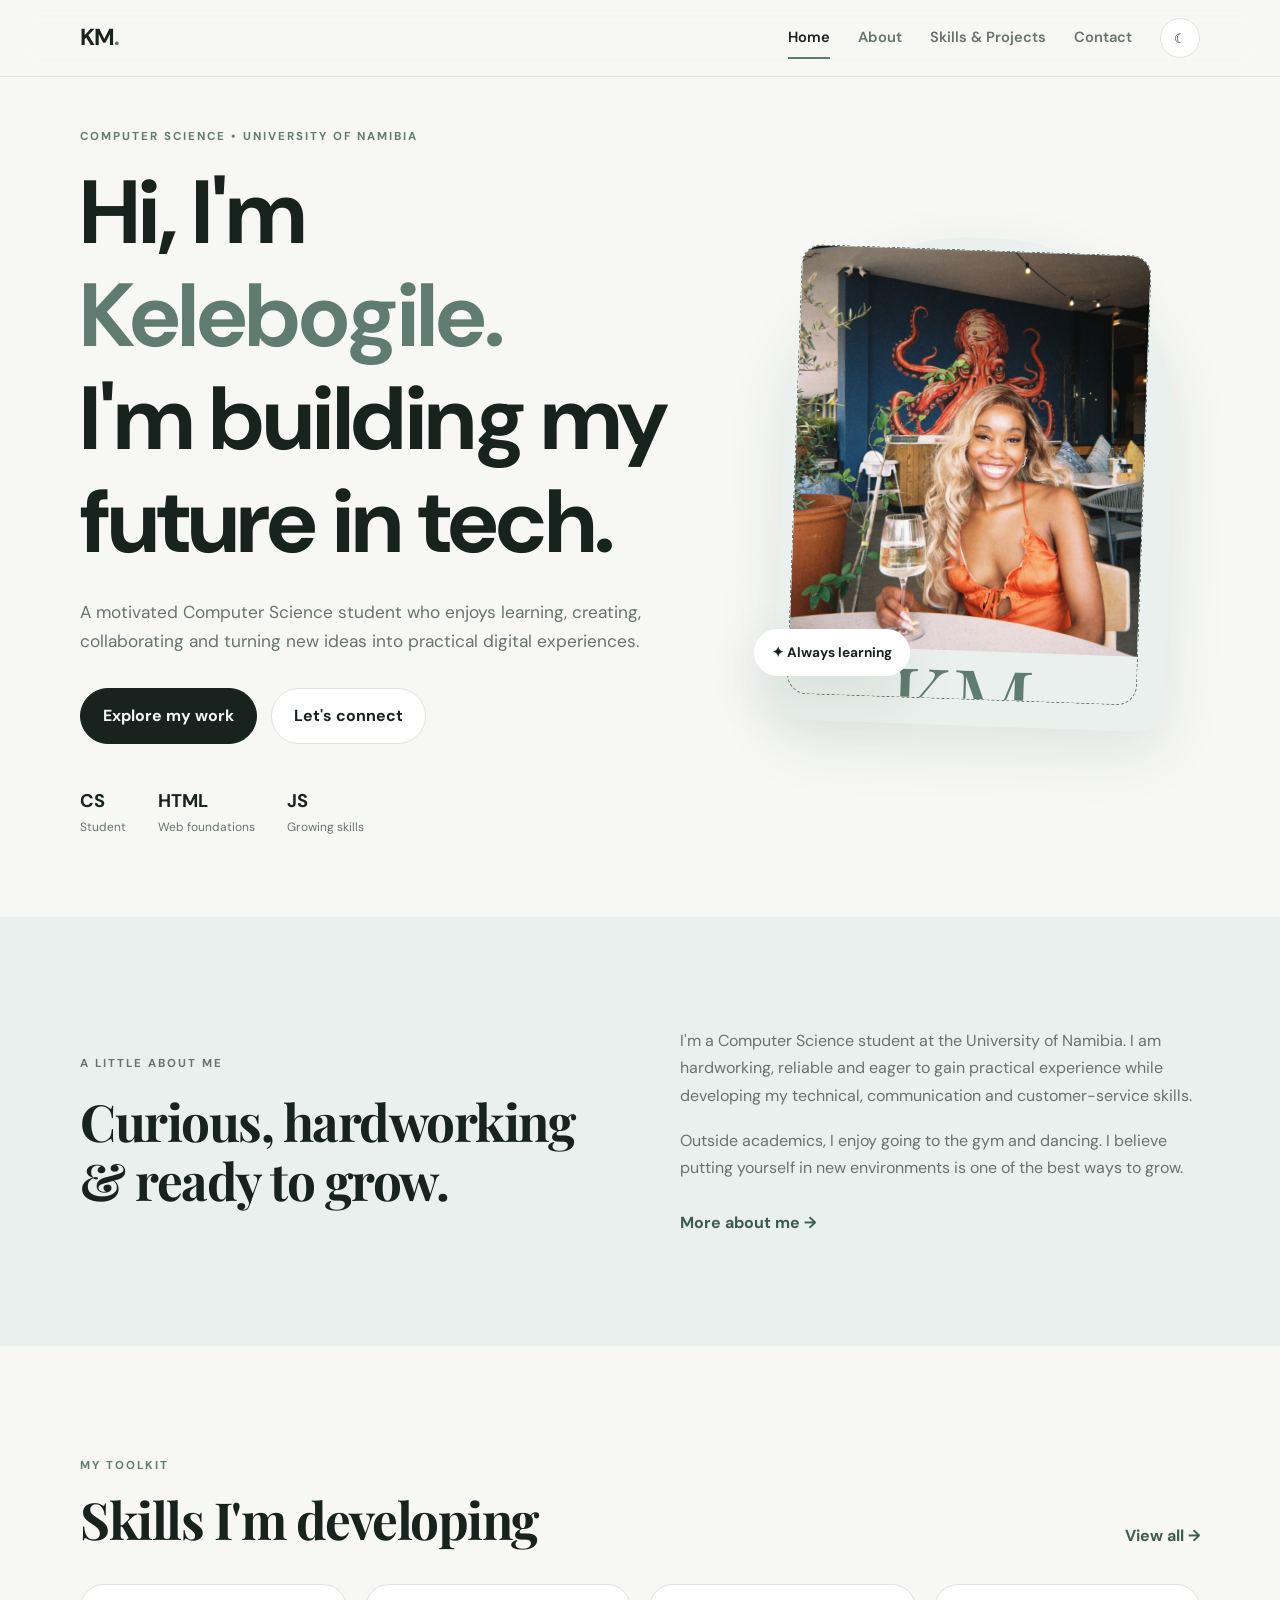
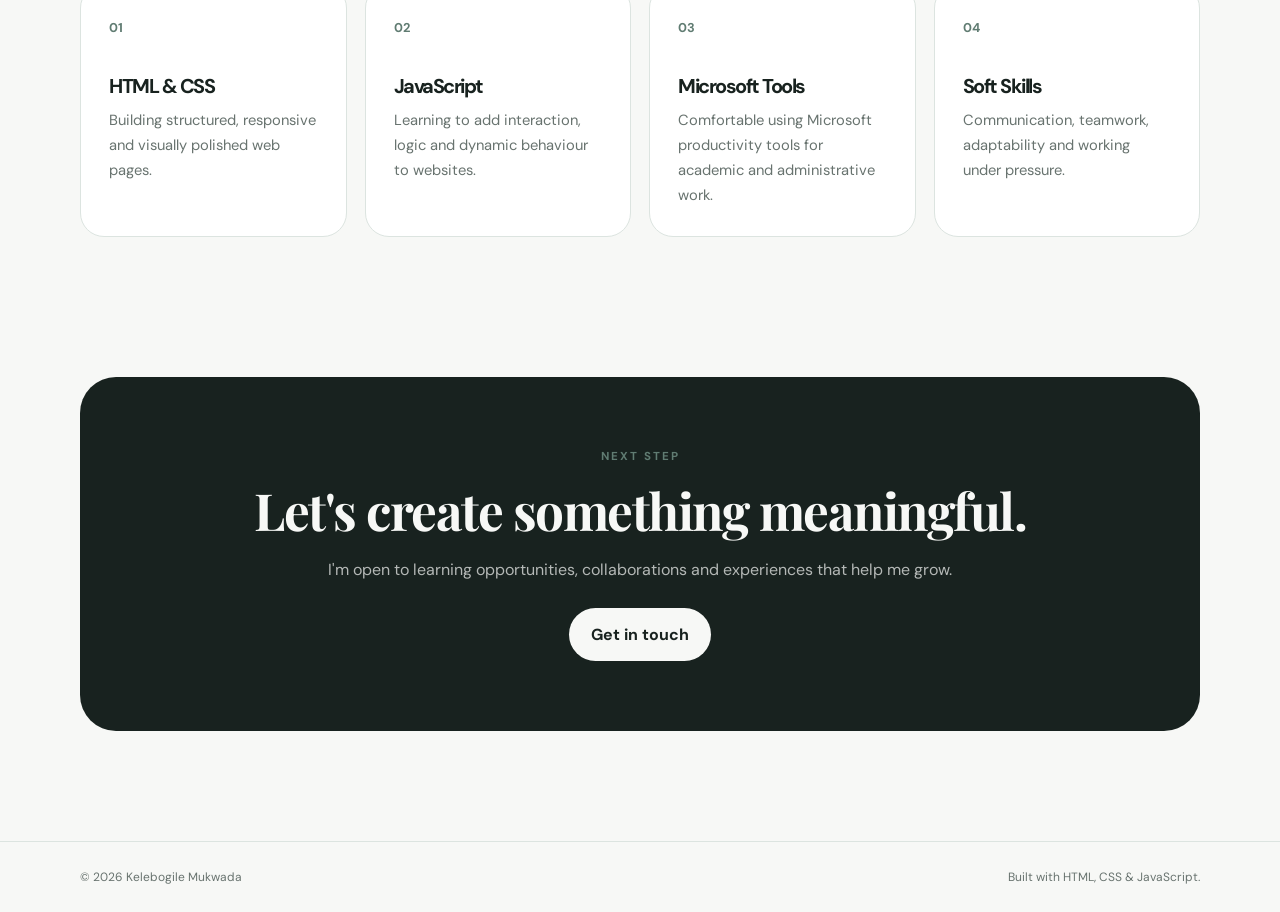
<file: Keles Portfolio website/index.html>
<!DOCTYPE html>
<html lang="en">
<head>
  <meta charset="UTF-8">
  <meta name="viewport" content="width=device-width, initial-scale=1.0">
  <meta name="author" content="Kelebogile Mukwada">
  <meta name="description" content="Kelebogile Mukwada's modern portfolio website.">
  <title>Kelebogile Mukwada | Portfolio</title>
  <link rel="stylesheet" href="style.css">
  <script src="script.js" defer></script>
</head>
<body>
  <header class="site-header">
    <nav class="navbar container" aria-label="Main navigation">
      <a class="logo" href="index.html">KM<span>.</span></a>
      <button class="menu-toggle" aria-label="Open navigation" aria-expanded="false">☰</button>
      <div class="nav-links">
        <a class="active" href="index.html">Home</a>
        <a href="about.html">About</a>
        <a href="projects.html">Skills & Projects</a>
        <a href="contact.html">Contact</a>
        <button class="theme-toggle" type="button" aria-label="Toggle dark mode">☾</button>
      </div>
    </nav>
  </header>

  <main>
    <section class="hero container">
      <div class="hero-content reveal">
        <p class="eyebrow">COMPUTER SCIENCE • UNIVERSITY OF NAMIBIA</p>
        <h1>Hi, I'm <span>Kelebogile.</span><br>I'm building my future in tech.</h1>
        <p class="hero-text">
          A motivated Computer Science student who enjoys learning, creating,
          collaborating and turning new ideas into practical digital experiences.
        </p>
        <div class="hero-actions">
          <a class="btn primary" href="projects.html">Explore my work</a>
          <a class="btn secondary" href="contact.html">Let's connect</a>
        </div>
        <div class="quick-stats">
          <div><strong>CS</strong><span>Student</span></div>
          <div><strong>HTML</strong><span>Web foundations</span></div>
          <div><strong>JS</strong><span>Growing skills</span></div>
        </div>
      </div>

      <div class="hero-visual reveal">
        <div class="photo-card">
          <div class="photo-placeholder">
            <img src="Kele-orange-dress.jpeg" alt="Kelebogile">
            <span>KM</span>
          </div>
        </div>
        <div class="floating-card">✦ Always learning</div>
      </div>
    </section>

    <section class="section soft">
      <div class="container two-column">
        <div class="reveal">
          <p class="eyebrow">A LITTLE ABOUT ME</p>
          <h2>Curious, hardworking & ready to grow.</h2>
        </div>
        <div class="reveal">
          <p>
            I'm a Computer Science student at the University of Namibia.
            I am hardworking, reliable and eager to gain practical experience
            while developing my technical, communication and customer-service skills.
          </p>
          <p>
            Outside academics, I enjoy going to the gym and dancing. I believe
            putting yourself in new environments is one of the best ways to grow.
          </p>
          <a class="text-link" href="about.html">More about me →</a>
        </div>
      </div>
    </section>

    <section class="section container">
      <div class="section-heading reveal">
        <div>
          <p class="eyebrow">MY TOOLKIT</p>
          <h2>Skills I'm developing</h2>
        </div>
        <a class="text-link" href="projects.html">View all →</a>
      </div>
      <div class="skill-grid">
        <article class="skill-card reveal"><span>01</span><h3>HTML & CSS</h3><p>Building structured, responsive and visually polished web pages.</p></article>
        <article class="skill-card reveal"><span>02</span><h3>JavaScript</h3><p>Learning to add interaction, logic and dynamic behaviour to websites.</p></article>
        <article class="skill-card reveal"><span>03</span><h3>Microsoft Tools</h3><p>Comfortable using Microsoft productivity tools for academic and administrative work.</p></article>
        <article class="skill-card reveal"><span>04</span><h3>Soft Skills</h3><p>Communication, teamwork, adaptability and working under pressure.</p></article>
      </div>
    </section>

    <section class="cta container reveal">
      <p class="eyebrow">NEXT STEP</p>
      <h2>Let's create something meaningful.</h2>
      <p>I'm open to learning opportunities, collaborations and experiences that help me grow.</p>
      <a class="btn primary" href="contact.html">Get in touch</a>
    </section>
  </main>

  <footer class="footer">
    <div class="container footer-inner">
      <p>© <span id="year"></span> Kelebogile Mukwada</p>
      <p>Built with HTML, CSS & JavaScript.</p>
    </div>
  </footer>
</body>
</html>
</file>
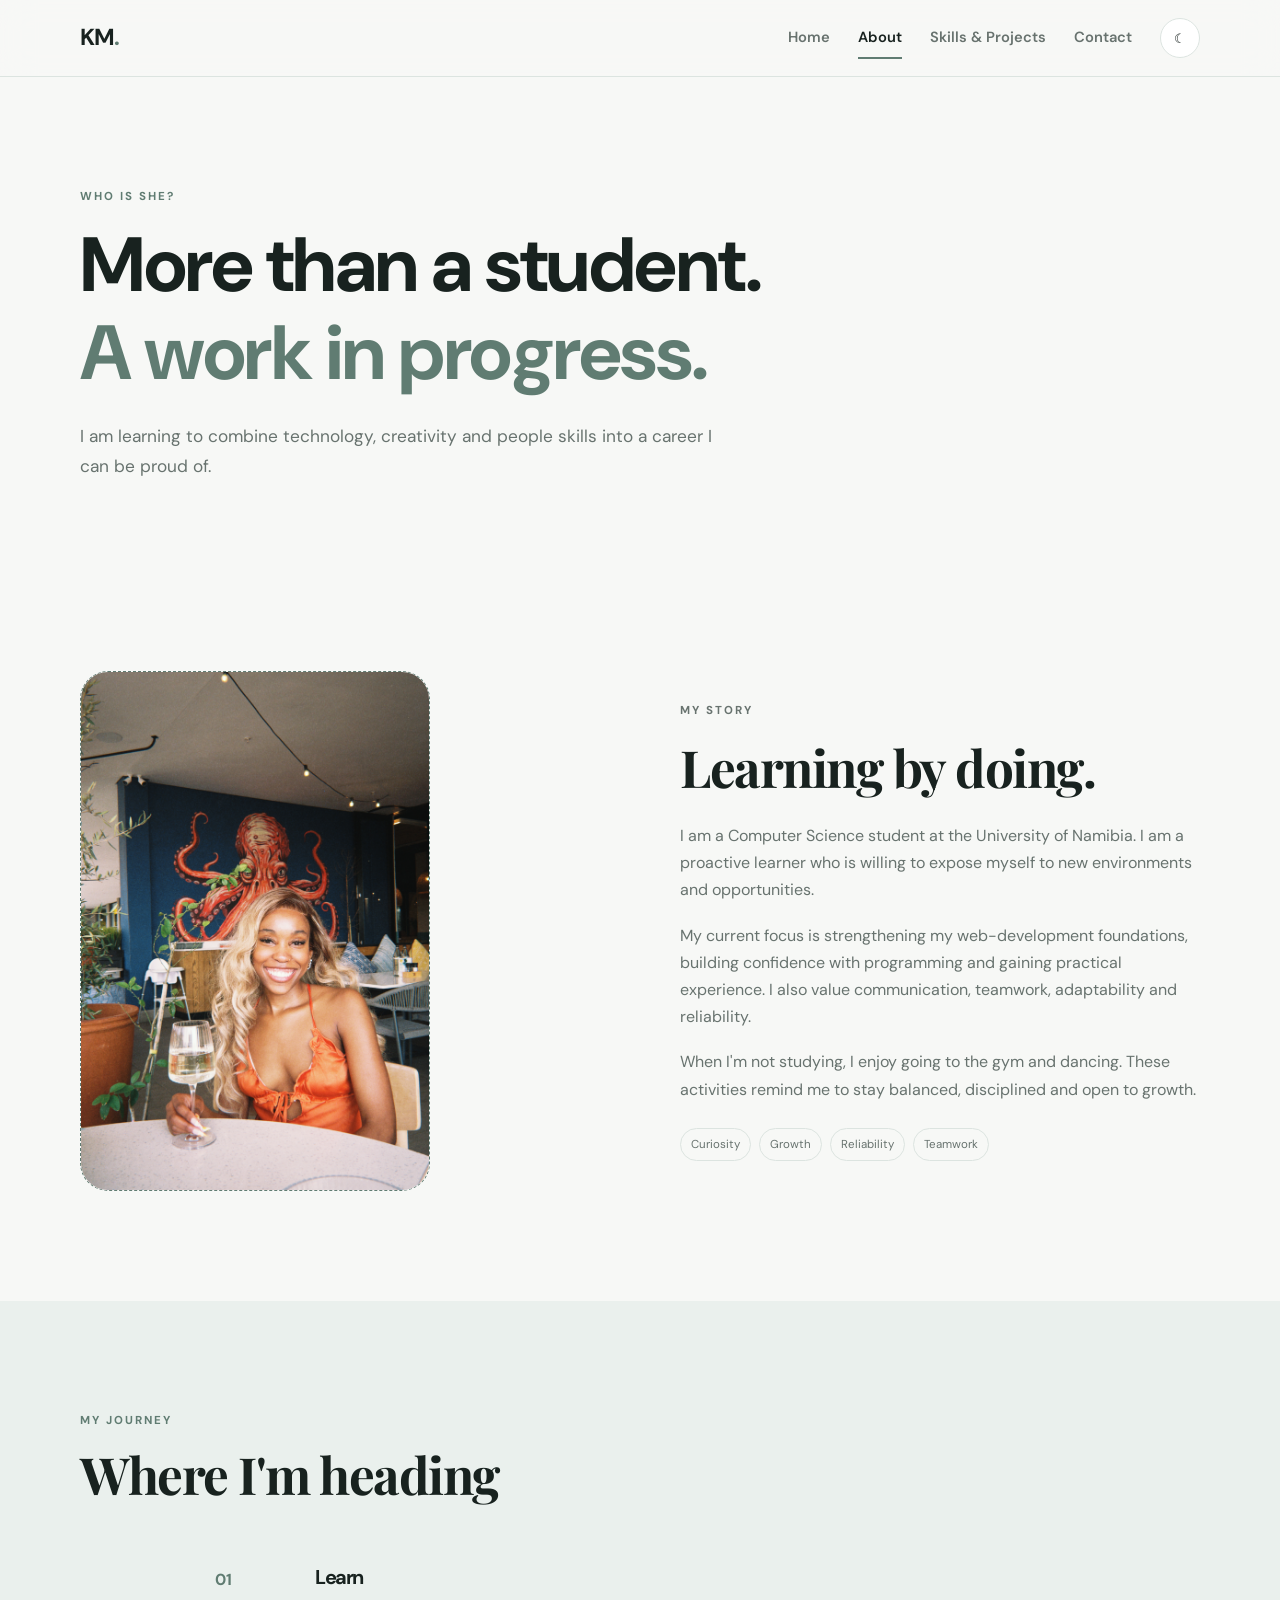
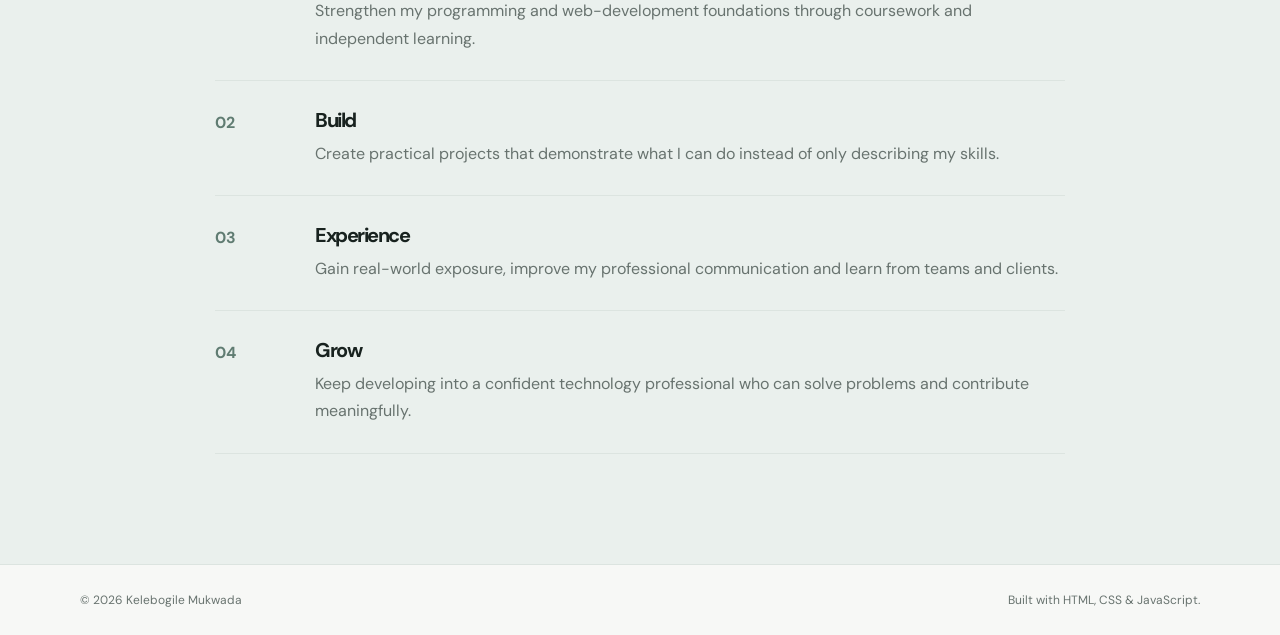
<file: Keles Portfolio website/about.html>
<!DOCTYPE html>
<html lang="en">
<head>
  <meta charset="UTF-8">
  <meta name="viewport" content="width=device-width, initial-scale=1.0">
  <title>About | Kelebogile Mukwada</title>
  <link rel="stylesheet" href="style.css">
  <script src="script.js" defer></script>
</head>
<body>
  <header class="site-header">
    <nav class="navbar container">
      <a class="logo" href="index.html">KM<span>.</span></a>
      <button class="menu-toggle" aria-label="Open navigation" aria-expanded="false">☰</button>
      <div class="nav-links">
        <a href="index.html">Home</a><a class="active" href="about.html">About</a>
        <a href="projects.html">Skills & Projects</a><a href="contact.html">Contact</a>
        <button class="theme-toggle" type="button" aria-label="Toggle dark mode">☾</button>
      </div>
    </nav>
  </header>

  <main>
    <section class="page-hero container reveal">
      <p class="eyebrow">WHO IS SHE?</p>
      <h1>More than a student.<br><span>A work in progress.</span></h1>
      <p>I am learning to combine technology, creativity and people skills into a career I can be proud of.</p>
    </section>

    <section class="section container two-column">
      <div class="about-image reveal">
        <div class="photo-placeholder tall">
         <img src="Kele-orange-dress.jpeg" alt="Kelebogile">
         </div>
      </div>
      <div class="about-copy reveal">
        <p class="eyebrow">MY STORY</p>
        <h2>Learning by doing.</h2>
        <p>
          I am a Computer Science student at the University of Namibia. I am a
          proactive learner who is willing to expose myself to new environments
          and opportunities.
        </p>
        <p>
          My current focus is strengthening my web-development foundations,
          building confidence with programming and gaining practical experience.
          I also value communication, teamwork, adaptability and reliability.
        </p>
        <p>
          When I'm not studying, I enjoy going to the gym and dancing. These
          activities remind me to stay balanced, disciplined and open to growth.
        </p>
        <div class="values">
          <span>Curiosity</span><span>Growth</span><span>Reliability</span><span>Teamwork</span>
        </div>
      </div>
    </section>

    <section class="section soft">
      <div class="container">
        <div class="section-heading reveal"><div><p class="eyebrow">MY JOURNEY</p><h2>Where I'm heading</h2></div></div>
        <div class="timeline">
          <div class="timeline-item reveal"><span>01</span><div><h3>Learn</h3><p>Strengthen my programming and web-development foundations through coursework and independent learning.</p></div></div>
          <div class="timeline-item reveal"><span>02</span><div><h3>Build</h3><p>Create practical projects that demonstrate what I can do instead of only describing my skills.</p></div></div>
          <div class="timeline-item reveal"><span>03</span><div><h3>Experience</h3><p>Gain real-world exposure, improve my professional communication and learn from teams and clients.</p></div></div>
          <div class="timeline-item reveal"><span>04</span><div><h3>Grow</h3><p>Keep developing into a confident technology professional who can solve problems and contribute meaningfully.</p></div></div>
        </div>
      </div>
    </section>
  </main>

  <footer class="footer"><div class="container footer-inner"><p>© <span id="year"></span> Kelebogile Mukwada</p><p>Built with HTML, CSS & JavaScript.</p></div></footer>
</body>
</html>
</file>
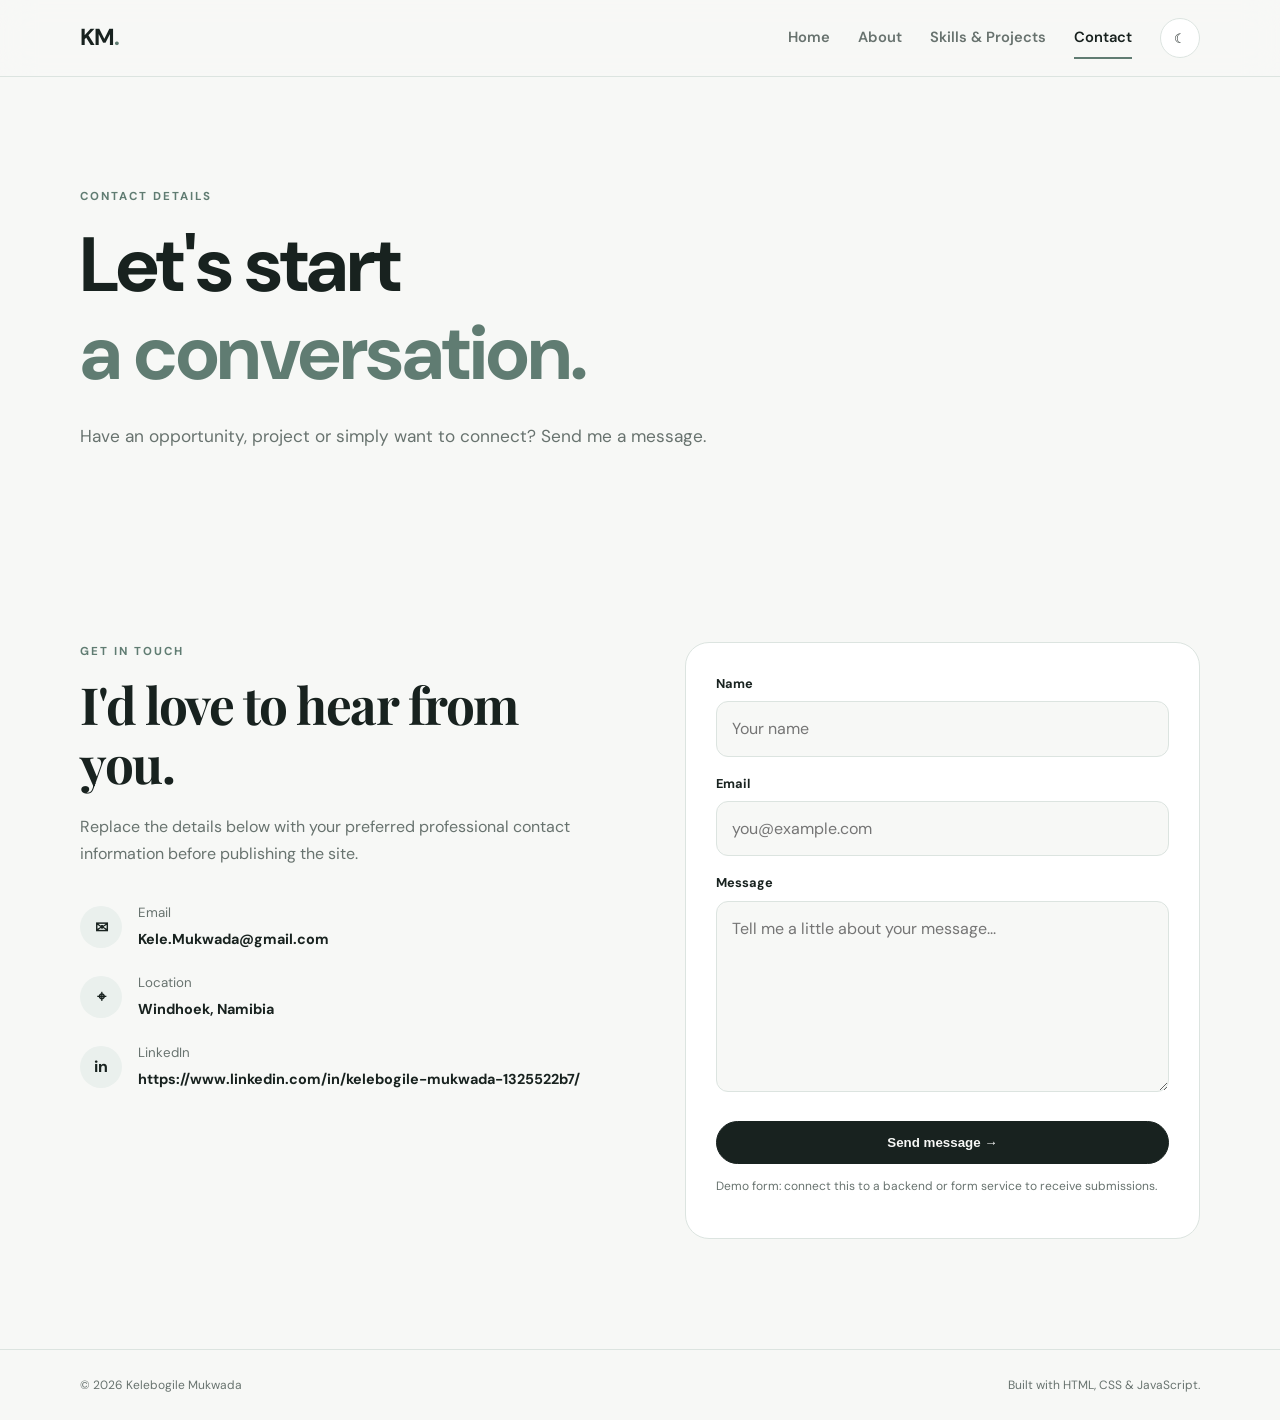
<file: Keles Portfolio website/contact.html>
<!DOCTYPE html>
<html lang="en">
<head>
  <meta charset="UTF-8">
  <meta name="viewport" content="width=device-width, initial-scale=1.0">
  <title>Contact | Kelebogile Mukwada</title>
  <link rel="stylesheet" href="style.css">
  <script src="script.js" defer></script>
</head>
<body>
  <header class="site-header">
    <nav class="navbar container">
      <a class="logo" href="index.html">KM<span>.</span></a>
      <button class="menu-toggle" aria-label="Open navigation" aria-expanded="false">☰</button>
      <div class="nav-links">
        <a href="index.html">Home</a><a href="about.html">About</a>
        <a href="projects.html">Skills & Projects</a><a class="active" href="contact.html">Contact</a>
        <button class="theme-toggle" type="button" aria-label="Toggle dark mode">☾</button>
      </div>
    </nav>
  </header>

  <main>
    <section class="page-hero container reveal">
      <p class="eyebrow">CONTACT DETAILS</p>
      <h1>Let's start<br><span>a conversation.</span></h1>
      <p>Have an opportunity, project or simply want to connect? Send me a message.</p>
    </section>

    <section class="section container contact-layout">
      <div class="contact-info reveal">
        <p class="eyebrow">GET IN TOUCH</p>
        <h2>I'd love to hear from you.</h2>
        <p>Replace the details below with your preferred professional contact information before publishing the site.</p>
        <div class="contact-items">
          <div><span>✉</span><div><small>Email</small><strong>Kele.Mukwada@gmail.com</strong></div></div>
          <div><span>⌖</span><div><small>Location</small><strong>Windhoek, Namibia</strong></div></div>
          <div><span>in</span><div><small>LinkedIn</small><strong>https://www.linkedin.com/in/kelebogile-mukwada-1325522b7/</strong></div></div>
        </div>
      </div>

      <form class="contact-form reveal" id="contactForm">
        <label for="name">Name</label><input id="name" name="name" type="text" placeholder="Your name" required>
        <label for="email">Email</label><input id="email" name="email" type="email" placeholder="you@example.com" required>
        <label for="message">Message</label><textarea id="message" name="message" rows="6" placeholder="Tell me a little about your message..." required></textarea>
        <button class="btn primary" type="submit">Send message →</button>
        <p class="form-note">Demo form: connect this to a backend or form service to receive submissions.</p>
        <p class="form-status" id="formStatus" aria-live="polite"></p>
      </form>
    </section>
  </main>

  <footer class="footer"><div class="container footer-inner"><p>© <span id="year"></span> Kelebogile Mukwada</p><p>Built with HTML, CSS & JavaScript.</p></div></footer>
</body>
</html>
</file>
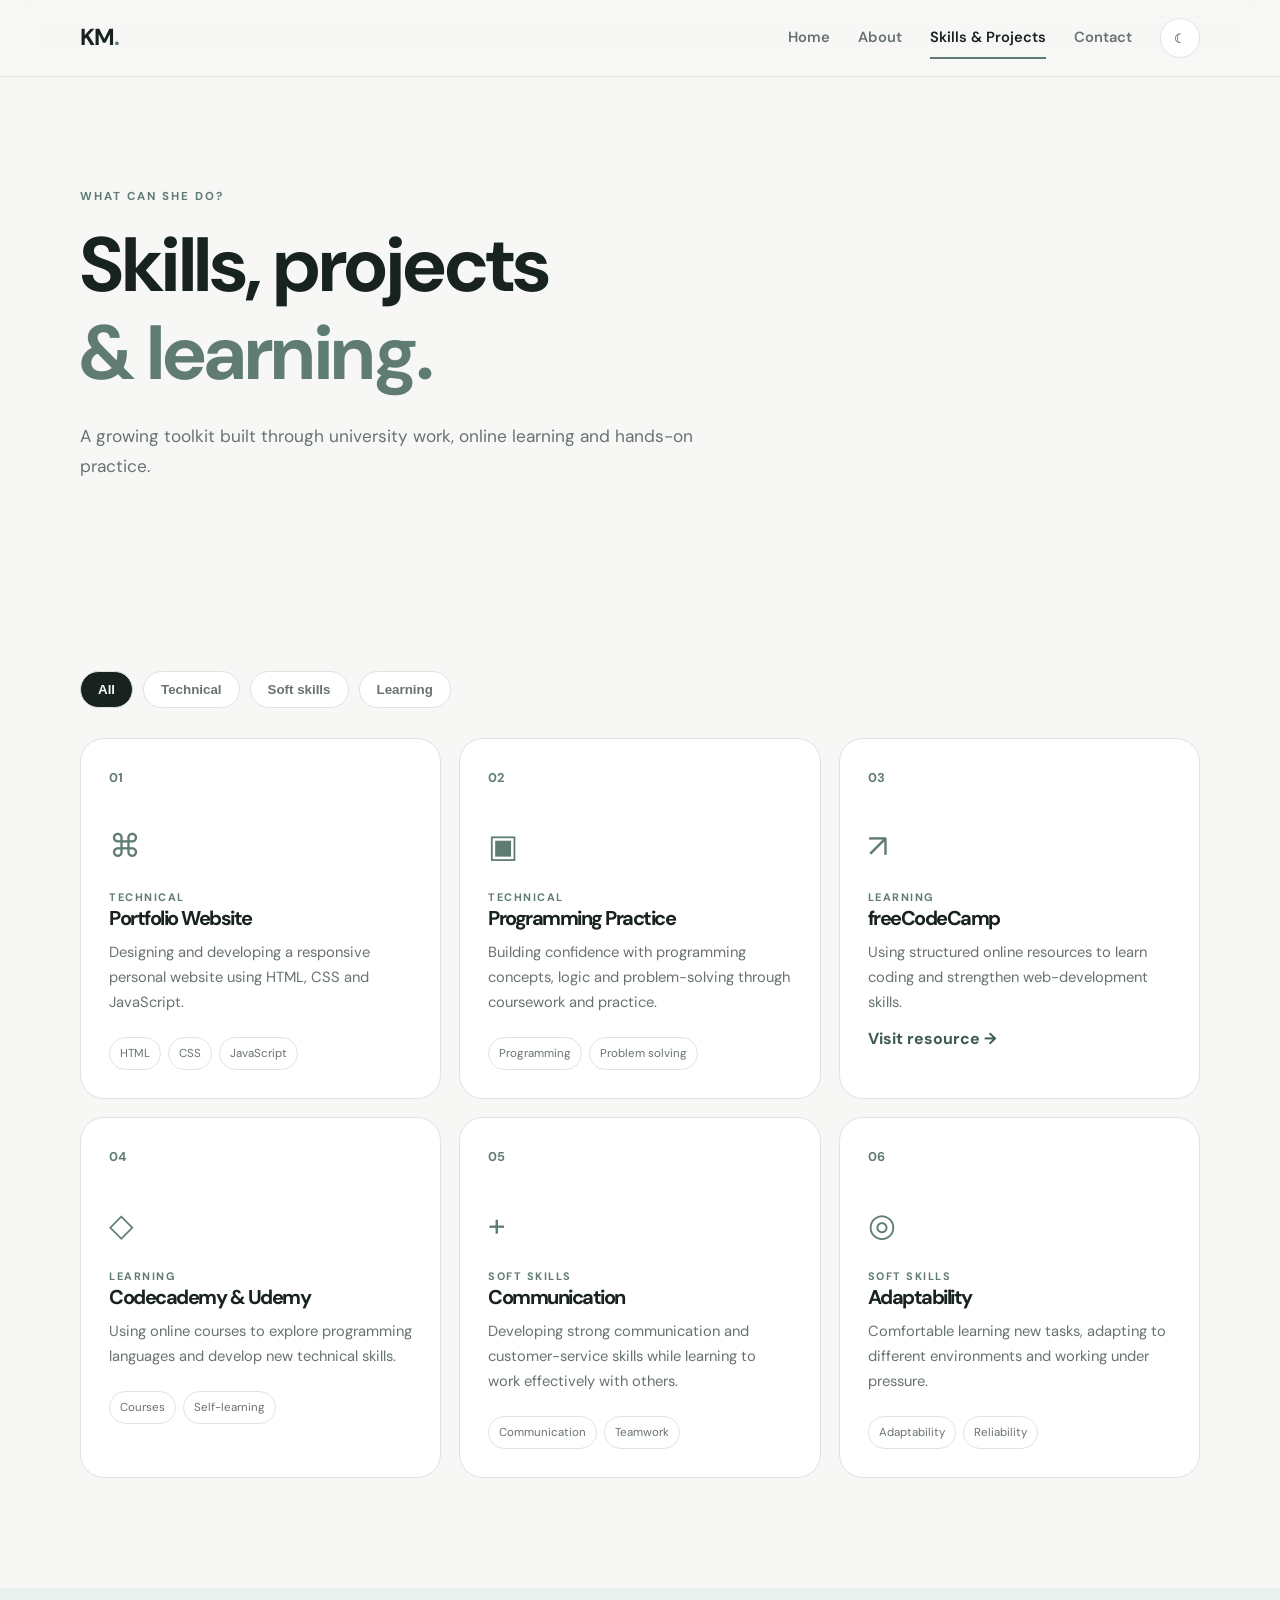
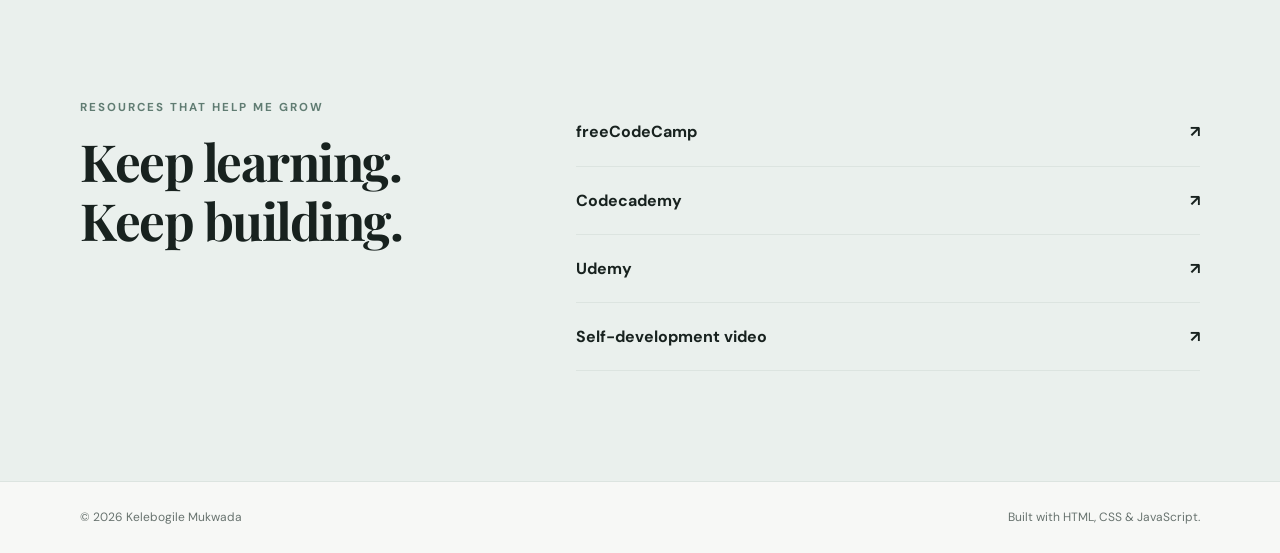
<file: Keles Portfolio website/projects.html>
<!DOCTYPE html>
<html lang="en">
<head>
  <meta charset="UTF-8">
  <meta name="viewport" content="width=device-width, initial-scale=1.0">
  <title>Skills & Projects | Kelebogile Mukwada</title>
  <link rel="stylesheet" href="style.css">
  <script src="script.js" defer></script>
</head>
<body>
  <header class="site-header">
    <nav class="navbar container">
      <a class="logo" href="index.html">KM<span>.</span></a>
      <button class="menu-toggle" aria-label="Open navigation" aria-expanded="false">☰</button>
      <div class="nav-links">
        <a href="index.html">Home</a><a href="about.html">About</a>
        <a class="active" href="projects.html">Skills & Projects</a><a href="contact.html">Contact</a>
        <button class="theme-toggle" type="button" aria-label="Toggle dark mode">☾</button>
      </div>
    </nav>
  </header>

  <main>
    <section class="page-hero container reveal">
      <p class="eyebrow">WHAT CAN SHE DO?</p>
      <h1>Skills, projects<br><span>& learning.</span></h1>
      <p>A growing toolkit built through university work, online learning and hands-on practice.</p>
    </section>

    <section class="section container">
      <div class="filter-bar reveal">
        <button class="filter active" data-filter="all">All</button>
        <button class="filter" data-filter="technical">Technical</button>
        <button class="filter" data-filter="soft">Soft skills</button>
        <button class="filter" data-filter="learning">Learning</button>
      </div>

      <div class="project-grid" id="projectGrid">
        <article class="project-card reveal" data-category="technical">
          <div class="project-number">01</div><div class="project-icon">⌘</div>
          <p class="card-label">TECHNICAL</p><h3>Portfolio Website</h3>
          <p>Designing and developing a responsive personal website using HTML, CSS and JavaScript.</p>
          <div class="tags"><span>HTML</span><span>CSS</span><span>JavaScript</span></div>
        </article>
        <article class="project-card reveal" data-category="technical">
          <div class="project-number">02</div><div class="project-icon">▣</div>
          <p class="card-label">TECHNICAL</p><h3>Programming Practice</h3>
          <p>Building confidence with programming concepts, logic and problem-solving through coursework and practice.</p>
          <div class="tags"><span>Programming</span><span>Problem solving</span></div>
        </article>
        <article class="project-card reveal" data-category="learning">
          <div class="project-number">03</div><div class="project-icon">↗</div>
          <p class="card-label">LEARNING</p><h3>freeCodeCamp</h3>
          <p>Using structured online resources to learn coding and strengthen web-development skills.</p>
          <a href="https://www.youtube.com/@freecodecamp" target="_blank" rel="noopener" class="text-link">Visit resource →</a>
        </article>
        <article class="project-card reveal" data-category="learning">
          <div class="project-number">04</div><div class="project-icon">◇</div>
          <p class="card-label">LEARNING</p><h3>Codecademy & Udemy</h3>
          <p>Using online courses to explore programming languages and develop new technical skills.</p>
          <div class="tags"><span>Courses</span><span>Self-learning</span></div>
        </article>
        <article class="project-card reveal" data-category="soft">
          <div class="project-number">05</div><div class="project-icon">+</div>
          <p class="card-label">SOFT SKILLS</p><h3>Communication</h3>
          <p>Developing strong communication and customer-service skills while learning to work effectively with others.</p>
          <div class="tags"><span>Communication</span><span>Teamwork</span></div>
        </article>
        <article class="project-card reveal" data-category="soft">
          <div class="project-number">06</div><div class="project-icon">◎</div>
          <p class="card-label">SOFT SKILLS</p><h3>Adaptability</h3>
          <p>Comfortable learning new tasks, adapting to different environments and working under pressure.</p>
          <div class="tags"><span>Adaptability</span><span>Reliability</span></div>
        </article>
      </div>
    </section>

    <section class="section soft">
      <div class="container resource-section">
        <div class="reveal"><p class="eyebrow">RESOURCES THAT HELP ME GROW</p><h2>Keep learning.<br>Keep building.</h2></div>
        <div class="resource-list reveal">
          <a href="https://www.youtube.com/@freecodecamp" target="_blank" rel="noopener"><span>freeCodeCamp</span><b>↗</b></a>
          <a href="https://www.codecademy.com/" target="_blank" rel="noopener"><span>Codecademy</span><b>↗</b></a>
          <a href="https://www.udemy.com/" target="_blank" rel="noopener"><span>Udemy</span><b>↗</b></a>
          <a href="https://www.youtube.com/watch?v=YSs41NsYYwE" target="_blank" rel="noopener"><span>Self-development video</span><b>↗</b></a>
        </div>
      </div>
    </section>
  </main>

  <footer class="footer"><div class="container footer-inner"><p>© <span id="year"></span> Kelebogile Mukwada</p><p>Built with HTML, CSS & JavaScript.</p></div></footer>
</body>
</html>
</file>
<file: Keles Portfolio website/style.css>
@import url('https://fonts.googleapis.com/css2?family=DM+Sans:wght@400;500;600;700&family=Playfair+Display:wght@600;700&display=swap');

:root{
  --bg:#f7f8f6;--surface:#ffffff;--soft:#eaf0ed;--text:#18221f;--muted:#68736f;
  --accent:#607c72;--accent-dark:#3e5b51;--line:#dce4e0;--shadow:0 20px 60px rgba(28,48,42,.10);
  --radius:24px;--max:1120px;
}

body.dark{ 
  --bg:#111614;--surface:#19201d;--soft:#202a26;--text:#edf3ef;--muted:#aab7b1;--accent:#91b1a5;--accent-dark:#b3cabe;--line:#303b36;--shadow:0 20px 60px rgba(0,0,0,.28)
}

*{box-sizing:border-box;margin:0;padding:0}
html{scroll-behavior:smooth}
body{font-family:'DM Sans',sans-serif;background:var(--bg);color:var(--text);line-height:1.7;transition:.3s ease}
a{color:inherit;text-decoration:none}

.container{width:min(100% - 40px,var(--max));margin:auto
}
.site-header{position:sticky;top:0;z-index:20;background:color-mix(in srgb,var(--bg) 88%,transparent);backdrop-filter:blur(16px);border-bottom:1px solid var(--line)}
.navbar{min-height:76px;display:flex;align-items:center;justify-content:space-between}
.logo{font-size:1.45rem;font-weight:700;letter-spacing:-1px}.logo span,.hero h1 span,.page-hero h1 span{color:var(--accent)}
.nav-links{display:flex;align-items:center;gap:28px;font-size:.92rem;font-weight:600}
.nav-links a{color:var(--muted);position:relative}.nav-links a:hover,.nav-links a.active{color:var(--text)}
.nav-links a.active:after{content:'';position:absolute;left:0;right:0;bottom:-8px;height:2px;background:var(--accent)}
.theme-toggle,.menu-toggle{border:1px solid var(--line);background:var(--surface);color:var(--text);border-radius:50%;width:40px;height:40px;cursor:pointer}
.menu-toggle{display:none;border-radius:10px;font-size:1.1rem}
.hero{min-height:calc(100vh - 76px);display:grid;grid-template-columns:1.15fr .85fr;align-items:center;gap:70px;padding-top:50px;padding-bottom:80px}
.eyebrow{font-size:.72rem;letter-spacing:2px;font-weight:700;color:var(--accent);margin-bottom:14px}
h1,h2,h3{line-height:1.15;letter-spacing:-1.5px}
h1{font-size:clamp(3rem,7vw,5.7rem);max-width:780px}
h2{font-family:'Playfair Display',serif;font-size:clamp(2.2rem,4vw,3.6rem)}
h3{font-size:1.25rem}
.hero-text,.page-hero>p:last-child{max-width:650px;color:var(--muted);font-size:1.08rem;margin-top:25px}
.hero-actions{display:flex;gap:14px;margin:32px 0}
.btn{display:inline-flex;align-items:center;justify-content:center;padding:13px 22px;border-radius:999px;font-weight:700;border:1px solid var(--line);transition:.25s ease;cursor:pointer}
.btn:hover{transform:translateY(-3px)}.btn.primary{background:var(--text);color:var(--bg);border-color:var(--text)}.btn.secondary{background:var(--surface)}
.quick-stats{display:flex;gap:32px;margin-top:42px}.quick-stats div{display:grid}.quick-stats strong{font-size:1.15rem}.quick-stats span{font-size:.75rem;color:var(--muted)}
.hero-visual{position:relative;display:flex;justify-content:center}
.photo-card{width:min(390px,100%);aspect-ratio:4/5;background:var(--soft);border-radius:180px 180px 28px 28px;padding:12px;box-shadow:var(--shadow);transform:rotate(2deg)}
.photo-placeholder{height:100%;border:1px dashed var(--accent);border-radius:170px 170px 18px 18px;display:flex;flex-direction:column;align-items:center;justify-content:center;text-align:center;color:var(--muted);overflow:hidden}
.photo-placeholder span{font-family:'Playfair Display',serif;font-size:6rem;color:var(--accent);line-height:1}
.photo-placeholder p{font-size:.8rem;padding:0 25px}.floating-card{position:absolute;bottom:50px;left:0;background:var(--surface);box-shadow:var(--shadow);padding:12px 18px;border-radius:999px;font-weight:700;font-size:.85rem}

.photo-placeholder {
    width: 350px;
    height: 450px;
    overflow: hidden;
    border-radius: 20px;
}

.photo-placeholder img {
    width: 100%;
    height: 100%;
    object-fit: cover;
    display: block;
}
.section{padding:110px 0}.soft{background:var(--soft)}
.two-column{display:grid;grid-template-columns:1fr 1fr;gap:80px;align-items:center}.two-column p{color:var(--muted);margin-bottom:18px}
.text-link{display:inline-block;color:var(--accent-dark);font-weight:700;margin-top:10px}
.section-heading{display:flex;justify-content:space-between;align-items:end;margin-bottom:35px}
.skill-grid,.project-grid{display:grid;grid-template-columns:repeat(4,1fr);gap:18px}
.skill-card,.project-card{background:var(--surface);border:1px solid var(--line);border-radius:var(--radius);padding:28px;transition:.3s ease}
.skill-card:hover,.project-card:hover{transform:translateY(-7px);box-shadow:var(--shadow)}
.skill-card span,.project-number{color:var(--accent);font-weight:700;font-size:.8rem}.skill-card h3{margin:35px 0 10px}.skill-card p,.project-card>p:not(.card-label){color:var(--muted);font-size:.92rem}
.cta{background:var(--text);color:var(--bg);border-radius:36px;padding:70px;text-align:center;margin-top:30px;margin-bottom:110px}.cta .eyebrow{color:var(--accent)}.cta h2{margin-bottom:16px}.cta p:not(.eyebrow){color:color-mix(in srgb,var(--bg) 70%,transparent);margin-bottom:25px}.cta .btn{background:var(--bg);color:var(--text);border:0}
.page-hero{padding:110px 0 80px}.page-hero h1{font-size:clamp(3rem,6vw,5rem)}.page-hero>p:last-child{max-width:650px}
.about-image .photo-placeholder.tall{min-height:520px;border-radius:28px}.about-copy h2{margin-bottom:25px}.values{display:flex;flex-wrap:wrap;gap:8px;margin-top:25px}.values span,.tags span{padding:6px 10px;border:1px solid var(--line);border-radius:999px;font-size:.72rem;color:var(--muted)}
.timeline{max-width:850px;margin:auto}.timeline-item{display:grid;grid-template-columns:70px 1fr;gap:30px;padding:28px 0;border-bottom:1px solid var(--line)}.timeline-item>span{font-weight:700;color:var(--accent)}.timeline-item p{color:var(--muted);margin-top:8px}
.filter-bar{display:flex;gap:10px;margin-bottom:30px;flex-wrap:wrap}.filter{padding:10px 17px;border-radius:999px;border:1px solid var(--line);background:var(--surface);color:var(--muted);cursor:pointer;font-weight:600}.filter.active{background:var(--text);color:var(--bg)}
.project-grid{grid-template-columns:repeat(3,1fr)}.project-card{min-height:310px;position:relative}.project-icon{font-size:2rem;margin:30px 0 15px;color:var(--accent)}.card-label{font-size:.68rem!important;letter-spacing:1.5px;color:var(--accent)!important;font-weight:700}.project-card h3{margin-bottom:10px}.tags{display:flex;flex-wrap:wrap;gap:7px;margin-top:22px}.resource-section{display:grid;grid-template-columns:.8fr 1.2fr;gap:80px;align-items:start}.resource-list a{display:flex;justify-content:space-between;padding:20px 0;border-bottom:1px solid var(--line);font-weight:700}.resource-list a:hover{color:var(--accent)}
.contact-layout{display:grid;grid-template-columns:1fr 1fr;gap:90px}.contact-info h2{margin-bottom:20px}.contact-info>p:not(.eyebrow){color:var(--muted);max-width:500px}.contact-items{margin-top:35px;display:grid;gap:20px}.contact-items>div{display:flex;gap:16px;align-items:center}.contact-items>div>span{width:42px;height:42px;border-radius:50%;display:grid;place-items:center;background:var(--soft);font-weight:700}.contact-items small{display:block;color:var(--muted)}.contact-items strong{font-size:.9rem}
.contact-form{background:var(--surface);border:1px solid var(--line);border-radius:var(--radius);padding:30px}.contact-form label{display:block;font-size:.8rem;font-weight:700;margin:16px 0 7px}.contact-form label:first-child{margin-top:0}.contact-form input,.contact-form textarea{width:100%;padding:13px 15px;border:1px solid var(--line);border-radius:12px;background:var(--bg);color:var(--text);font:inherit;outline:none}.contact-form input:focus,.contact-form textarea:focus{border-color:var(--accent)}.contact-form .btn{margin-top:20px;width:100%}.form-note,.form-status{font-size:.75rem;color:var(--muted);margin-top:12px}.form-status{color:var(--accent-dark);font-weight:700}
.footer{border-top:1px solid var(--line);padding:25px 0}.footer-inner{display:flex;justify-content:space-between;gap:20px;color:var(--muted);font-size:.75rem}
.reveal{opacity:0;transform:translateY(24px);transition:opacity .7s ease,transform .7s ease}.reveal.visible{opacity:1;transform:none}
.hidden{display:none!important}

@media(max-width:900px){
  .hero,.two-column,.contact-layout,.resource-section{grid-template-columns:1fr;gap:45px}
  .hero{padding-top:70px}.hero-visual{order:-1}.photo-card{max-width:320px}
  .skill-grid{grid-template-columns:repeat(2,1fr)}.project-grid{grid-template-columns:repeat(2,1fr)}
}
@media(max-width:680px){
  .container{width:min(100% - 28px,var(--max))}
  .menu-toggle{display:block}.nav-links{display:none;position:absolute;top:76px;left:14px;right:14px;background:var(--surface);padding:18px;border:1px solid var(--line);border-radius:18px;box-shadow:var(--shadow);flex-direction:column;align-items:stretch;gap:8px}.nav-links.open{display:flex}.nav-links a{padding:9px}.theme-toggle{align-self:flex-start;margin-top:5px}
  h1{font-size:clamp(2.7rem,15vw,4rem)}.section{padding:75px 0}.page-hero{padding:75px 0 50px}.skill-grid,.project-grid{grid-template-columns:1fr}.section-heading{align-items:start;gap:20px;flex-direction:column}.quick-stats{gap:18px}.cta{padding:50px 25px;border-radius:25px;margin-bottom:70px}.footer-inner{flex-direction:column}
}
</file>
